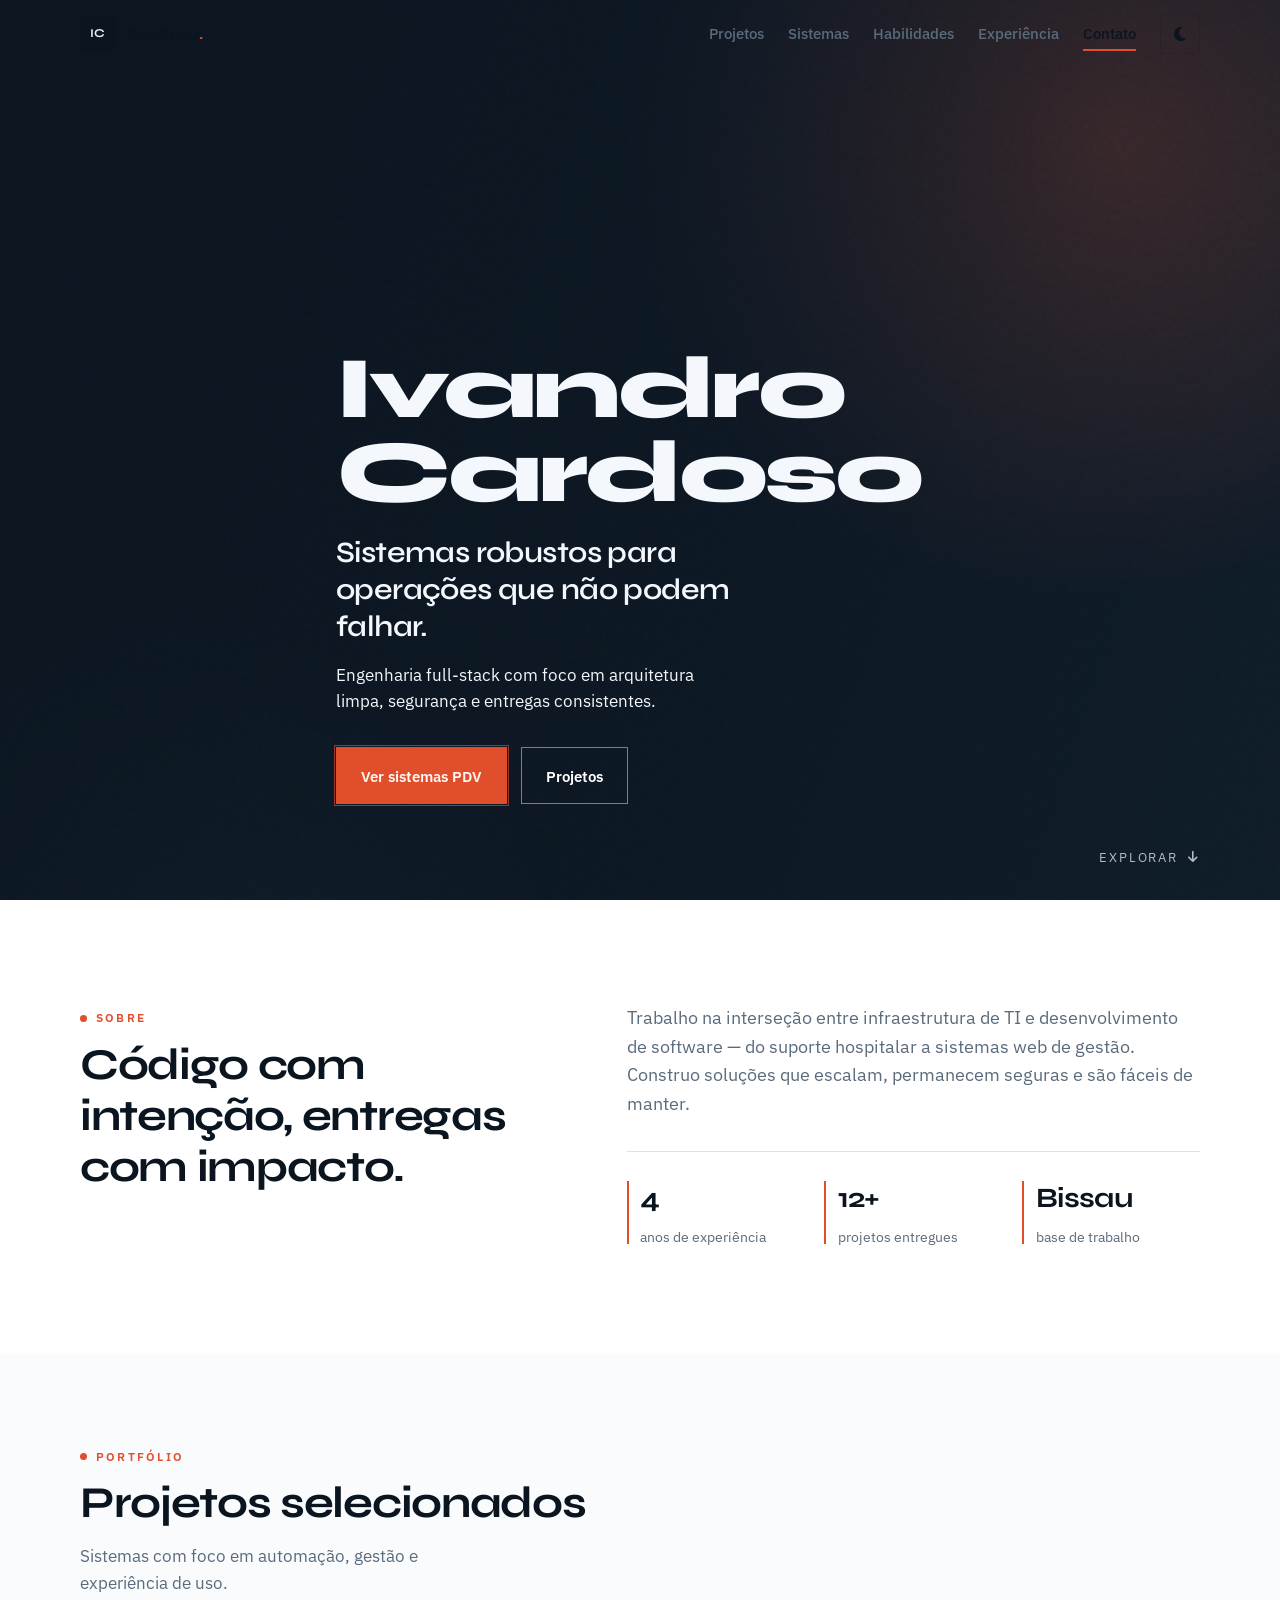
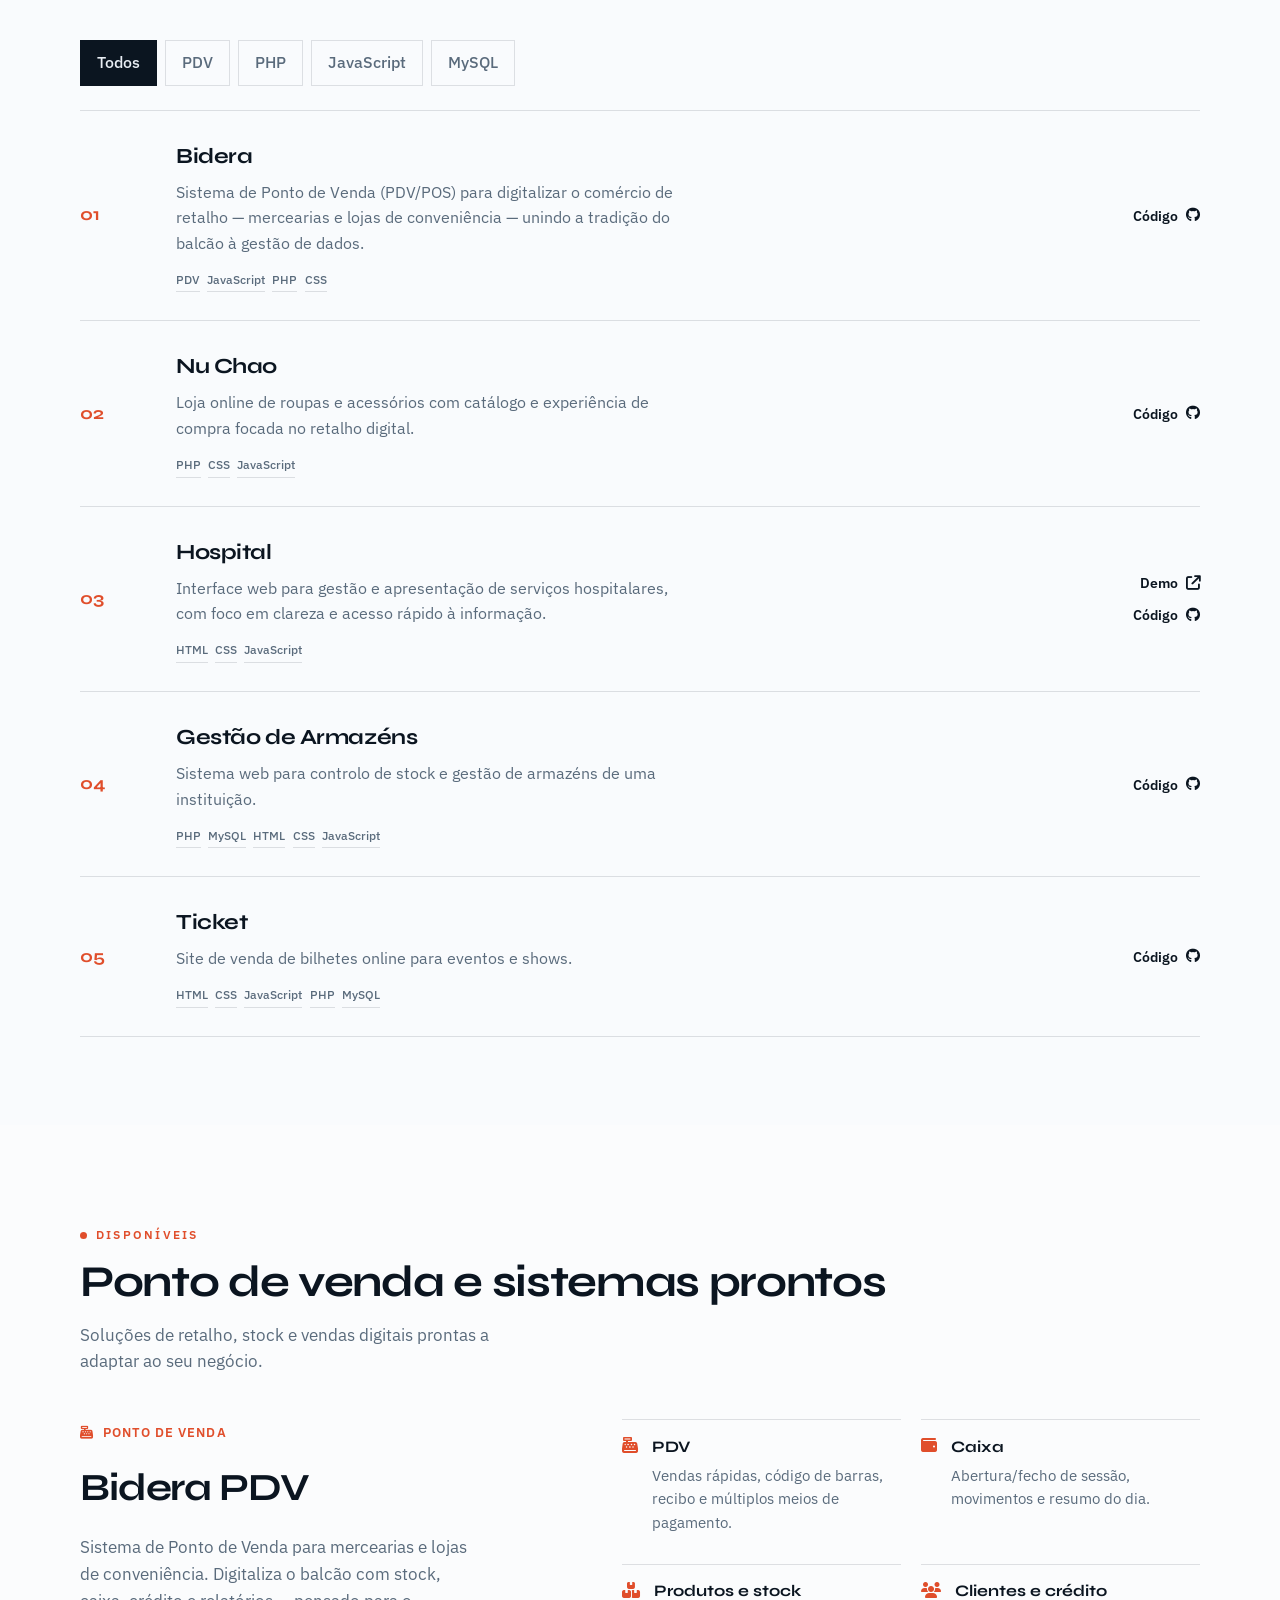
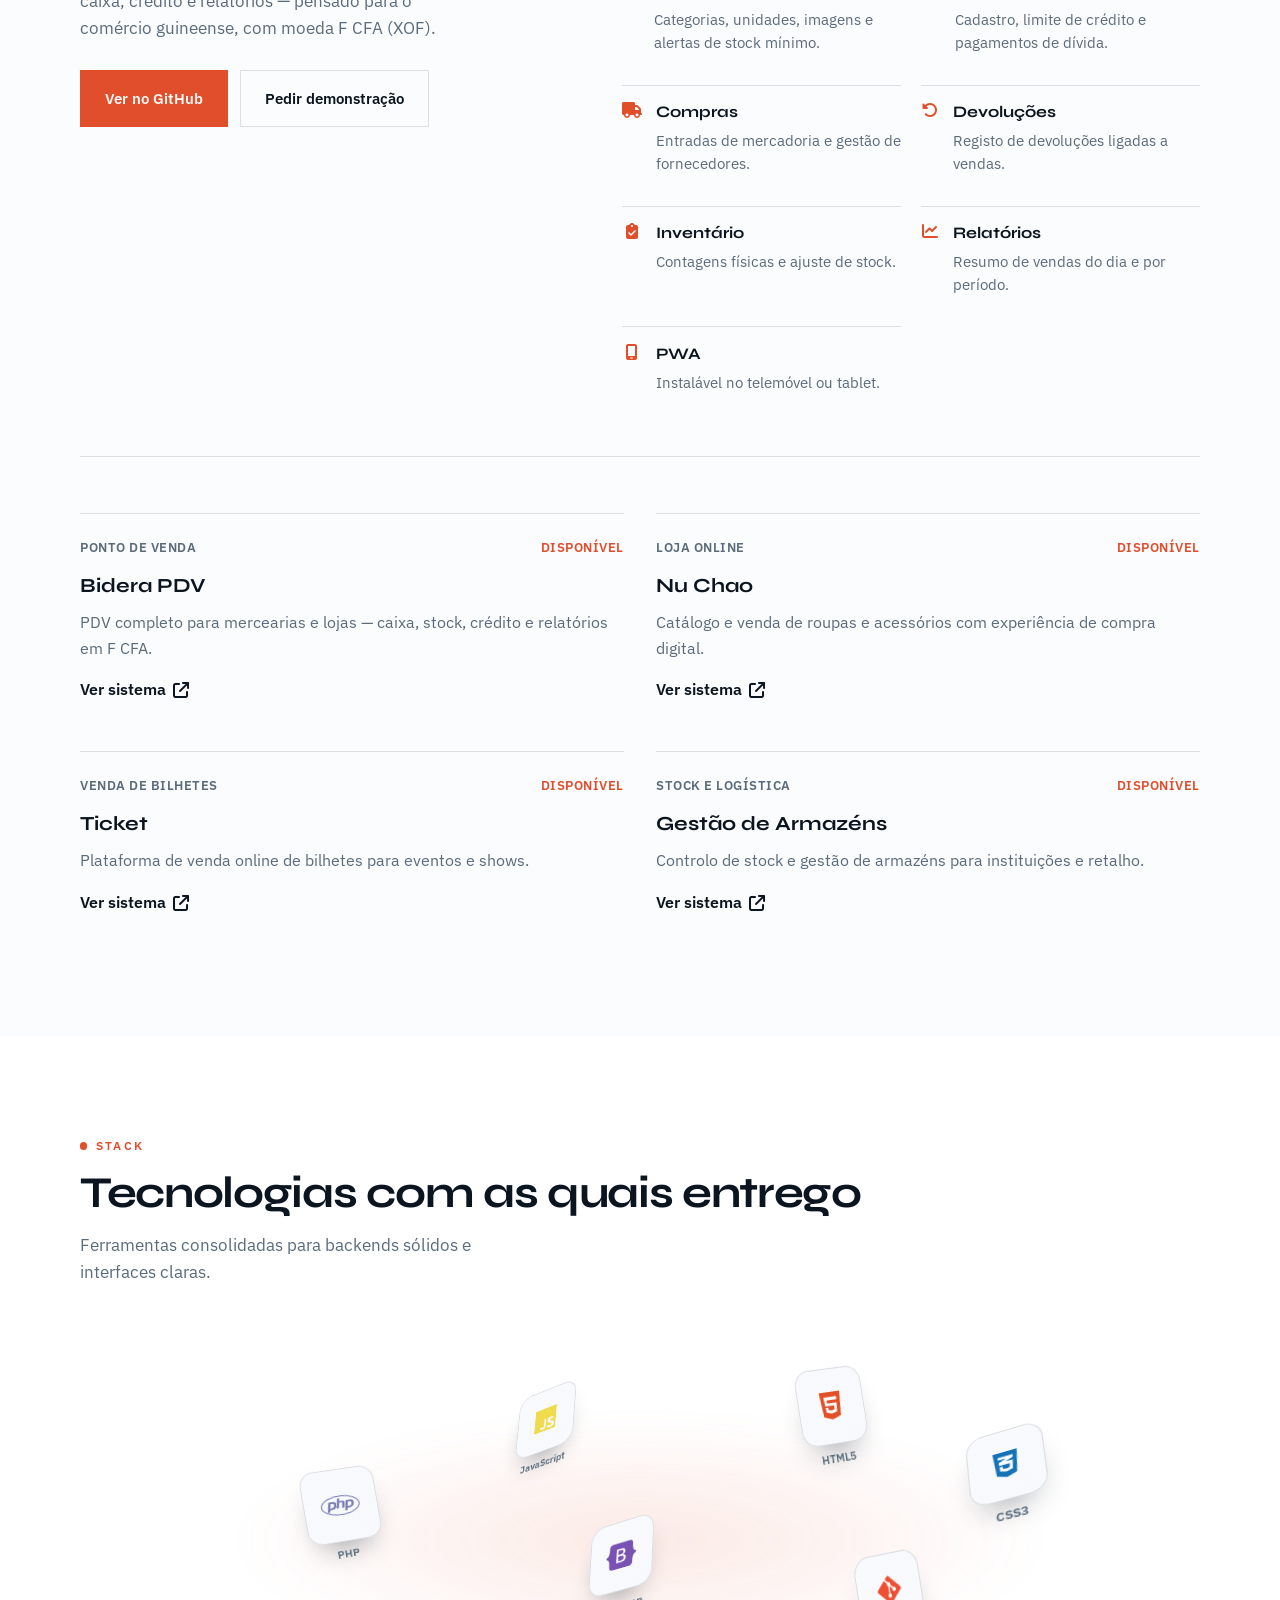
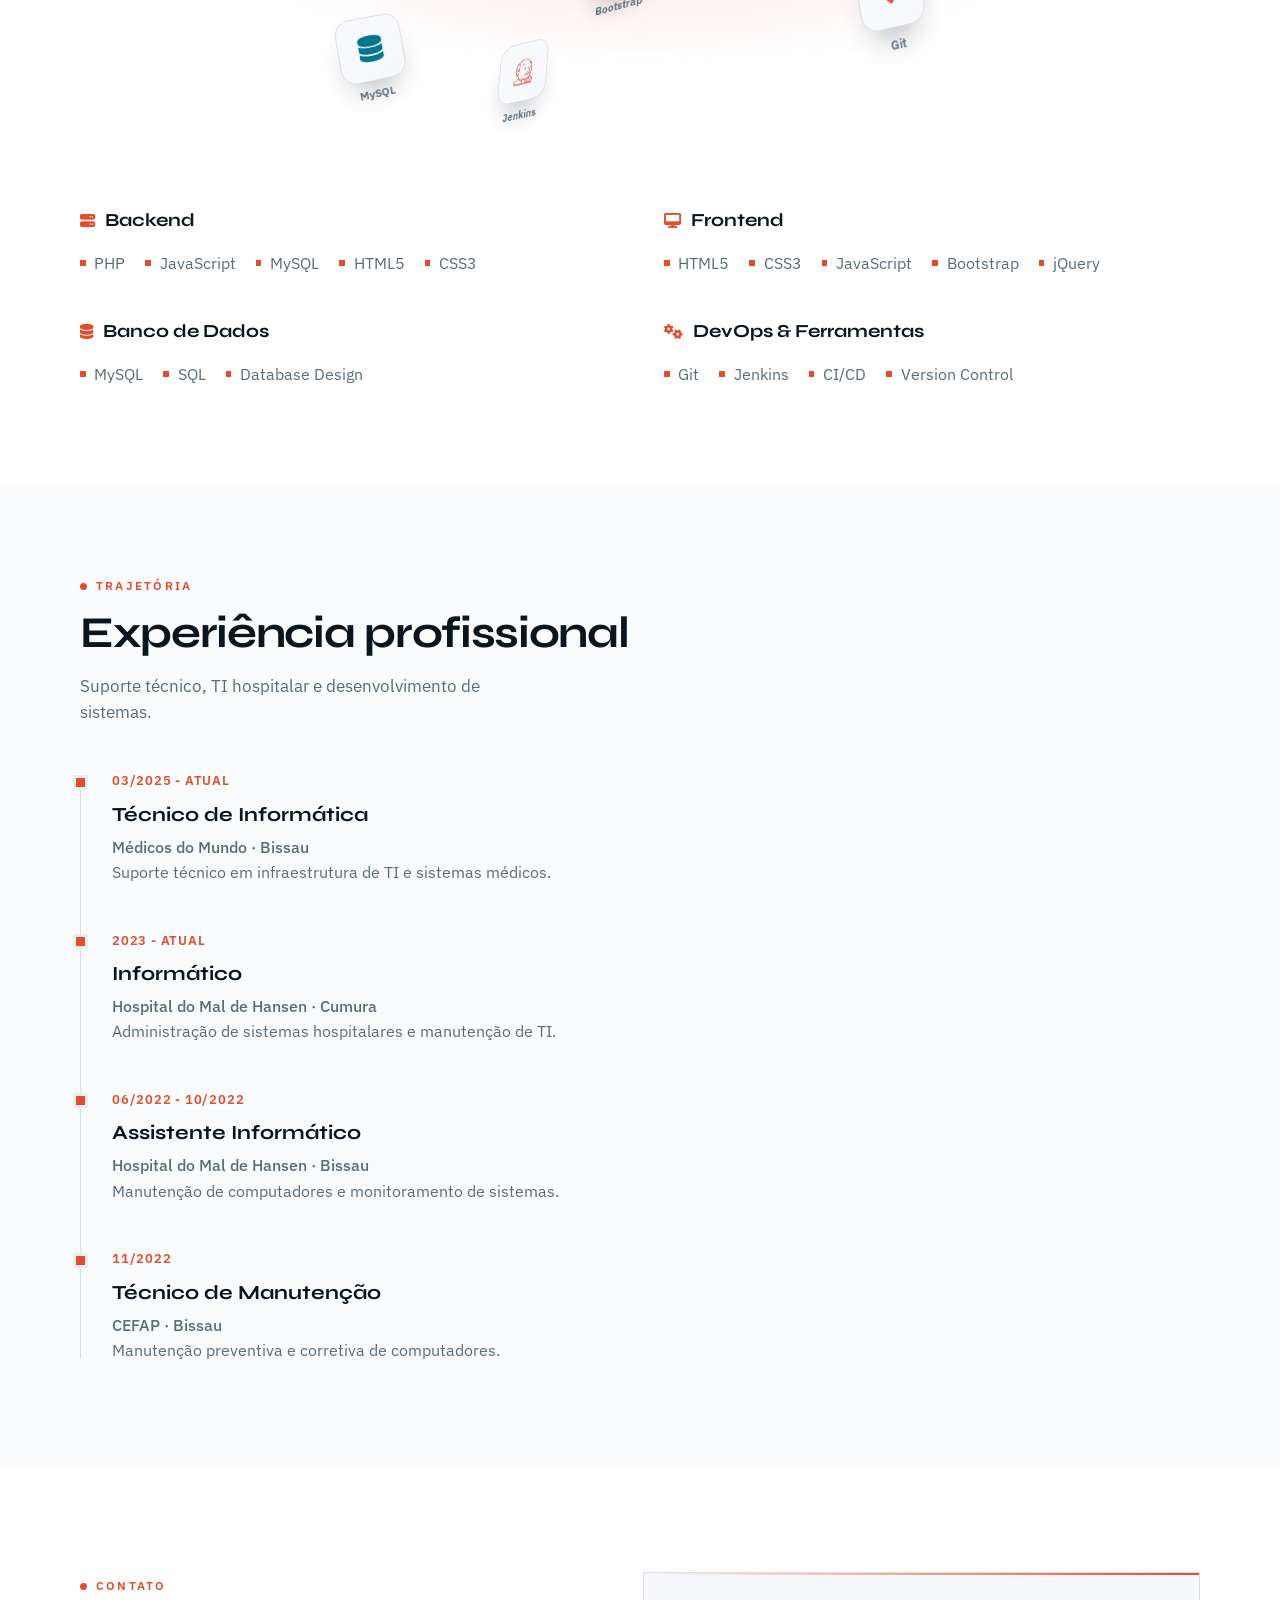
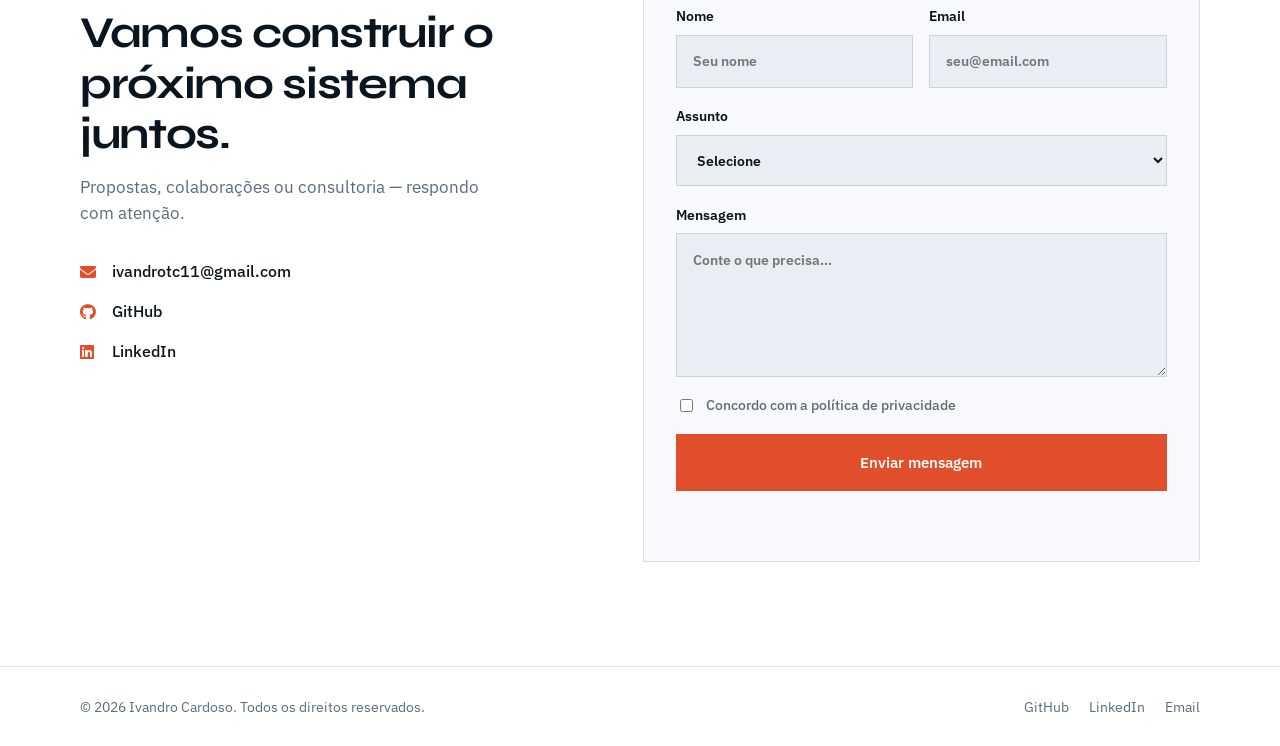
<file: index.html>
<!DOCTYPE html>
<html lang="pt-BR">
<head>
    <meta charset="UTF-8">
    <meta name="viewport" content="width=device-width, initial-scale=1.0">
    <meta name="description" content="Engenheiro de Software Full-stack especializado em desenvolvimento de sistemas escaláveis e arquitetura de dados">
    <meta name="keywords" content="engenheiro de software, full-stack, desenvolvimento web, PHP, JavaScript, arquitetura de dados">
    <meta name="author" content="Ivandro Cardoso">

    <meta property="og:type" content="website">
    <meta property="og:url" content="https://ivandro150198.github.io/cardoso_dev/">
    <meta property="og:title" content="Ivandro Cardoso - Engenheiro de Software Full-stack">
    <meta property="og:description" content="Desenvolvimento de sistemas escaláveis e arquitetura de dados">
    <meta property="og:image" content="https://ivandro150198.github.io/cardoso_dev/assets/images/og-image.jpg">

    <meta property="twitter:card" content="summary_large_image">
    <meta property="twitter:url" content="https://ivandro150198.github.io/cardoso_dev/">
    <meta property="twitter:title" content="Ivandro Cardoso - Engenheiro de Software Full-stack">
    <meta property="twitter:description" content="Desenvolvimento de sistemas escaláveis e arquitetura de dados">
    <meta property="twitter:image" content="https://ivandro150198.github.io/cardoso_dev/assets/images/og-image.jpg">

    <title>Ivandro Cardoso | Engenheiro de Software</title>
    <link rel="canonical" href="https://ivandro150198.github.io/cardoso_dev/">
    <meta name="robots" content="index, follow">
    <meta name="theme-color" content="#0b1520">
    <link rel="icon" type="image/x-icon" href="assets/images/favicon.ico">

    <link rel="preconnect" href="https://fonts.googleapis.com">
    <link rel="preconnect" href="https://fonts.gstatic.com" crossorigin>
    <link href="https://fonts.googleapis.com/css2?family=IBM+Plex+Sans:wght@400;500;600;700&family=Syne:wght@600;700;800&display=swap" rel="stylesheet">
    <link rel="stylesheet" href="https://cdnjs.cloudflare.com/ajax/libs/font-awesome/6.4.0/css/all.min.css" integrity="sha512-iecdLmaskl7CVkqkXNQ/ZH/XLlvWZOJyj7Yy7tcenmpD1ypASozpmT/E0iPtmFIB46ZmdtAc9eNBvH0H/ZpiBw==" crossorigin="anonymous" referrerpolicy="no-referrer" />
    <link rel="stylesheet" href="assets/css/style.css">

    <script type="application/ld+json">
    {
        "@context": "https://schema.org",
        "@type": "Person",
        "name": "Ivandro Cardoso",
        "jobTitle": "Engenheiro de Software Full-stack",
        "description": "Engenheiro de Software Full-stack especializado em desenvolvimento de sistemas escaláveis e arquitetura de dados",
        "url": "https://ivandro150198.github.io/cardoso_dev/",
        "sameAs": [
            "https://github.com/Ivandro150198",
            "https://linkedin.com/in/ivandro-cardoso"
        ]
    }
    </script>
</head>
<body>
    <div id="preloader" aria-hidden="true">
        <div class="preloader__mark">IC</div>
    </div>

    <div class="ambient" aria-hidden="true">
        <canvas id="ambient-canvas" class="ambient__canvas"></canvas>
        <div class="ambient__orb ambient__orb--a"></div>
        <div class="ambient__orb ambient__orb--b"></div>
        <div class="ambient__orb ambient__orb--c"></div>
    </div>

    <header class="site-header" id="site-header">
        <div class="shell site-header__inner">
            <a href="#home" class="logo" aria-label="Ivandro Cardoso — início">
                <span class="logo__mark">IC</span>
                <span class="logo__text">Cardoso<span>.</span></span>
            </a>
            <button class="nav-toggle" id="navToggle" type="button" aria-expanded="false" aria-controls="siteNav" aria-label="Abrir menu">
                <span></span><span></span>
            </button>
            <nav class="site-nav" id="siteNav" aria-label="Navegação principal">
                <a href="#work">Projetos</a>
                <a href="#sistemas">Sistemas</a>
                <a href="#skills">Habilidades</a>
                <a href="#experience">Experiência</a>
                <a href="#contact">Contato</a>
                <button class="theme-toggle" id="themeToggle" type="button" aria-label="Alternar tema">
                    <i class="fas fa-moon" id="themeIcon"></i>
                </button>
            </nav>
        </div>
    </header>

    <main>
        <section id="home" class="hero">
            <div class="hero__media" id="heroMedia" aria-hidden="true">
                <video
                    class="hero__video"
                    id="heroVideo"
                    autoplay
                    muted
                    loop
                    playsinline
                    preload="metadata"
                    poster="assets/images/hero.jpeg"
                >
                    <source src="assets/video/hero-bg.mp4" type="video/mp4">
                </video>
                <img
                    src="assets/images/hero.jpeg"
                    alt=""
                    class="hero__photo"
                    width="1600"
                    height="2000"
                    fetchpriority="high"
                >
                <div class="hero__veil"></div>
                <div class="hero__grain"></div>
            </div>
            <div class="shell hero__content">
                <p class="hero__brand reveal" data-reveal>Ivandro Cardoso</p>
                <h1 class="hero__headline reveal" data-reveal>
                    Sistemas robustos para operações que não podem falhar.
                </h1>
                <p class="hero__lead reveal" data-reveal>
                    Engenharia full-stack com foco em arquitetura limpa, segurança e entregas consistentes.
                </p>
                <div class="hero__actions reveal" data-reveal>
                    <a href="#sistemas" class="btn btn--solid btn--pulse">Ver sistemas PDV</a>
                    <a href="#work" class="btn btn--ghost">Projetos</a>
                </div>
            </div>
            <a href="#about" class="hero__scroll" aria-label="Continuar para sobre">
                <span>Explorar</span>
                <i class="fas fa-arrow-down"></i>
            </a>
        </section>

        <section id="about" class="about">
            <div class="shell about__grid">
                <div class="about__intro reveal" data-reveal>
                    <p class="eyebrow">Sobre</p>
                    <h2 class="section-title">Código com intenção, entregas com impacto.</h2>
                </div>
                <div class="about__copy reveal" data-reveal>
                    <p>
                        Trabalho na interseção entre infraestrutura de TI e desenvolvimento de software —
                        do suporte hospitalar a sistemas web de gestão. Construo soluções que escalam,
                        permanecem seguras e são fáceis de manter.
                    </p>
                    <div class="about__meta">
                        <div class="about__stat">
                            <strong data-count="4" data-suffix="">0</strong>
                            <span>anos de experiência</span>
                        </div>
                        <div class="about__stat">
                            <strong data-count="12" data-suffix="+">0</strong>
                            <span>projetos entregues</span>
                        </div>
                        <div class="about__stat">
                            <strong>Bissau</strong>
                            <span>base de trabalho</span>
                        </div>
                    </div>
                </div>
            </div>
        </section>

        <section id="work" class="work">
            <div class="shell">
                <header class="section-head reveal" data-reveal>
                    <p class="eyebrow">Portfólio</p>
                    <h2 class="section-title">Projetos selecionados</h2>
                    <p class="section-lead">Sistemas com foco em automação, gestão e experiência de uso.</p>
                </header>

                <div class="work__filters reveal" data-reveal id="project-filters">
                    <button type="button" class="filter-btn active" data-filter="all">Todos</button>
                    <button type="button" class="filter-btn" data-filter="pdv">PDV</button>
                    <button type="button" class="filter-btn" data-filter="php">PHP</button>
                    <button type="button" class="filter-btn" data-filter="javascript">JavaScript</button>
                    <button type="button" class="filter-btn" data-filter="mysql">MySQL</button>
                </div>

                <div class="work__list" id="projects-container"></div>
            </div>
        </section>

        <section id="sistemas" class="systems">
            <div class="shell">
                <header class="section-head reveal" data-reveal>
                    <p class="eyebrow">Disponíveis</p>
                    <h2 class="section-title">Ponto de venda e sistemas prontos</h2>
                    <p class="section-lead">Soluções de retalho, stock e vendas digitais prontas a adaptar ao seu negócio.</p>
                </header>

                <article class="pos-feature reveal" data-reveal>
                    <div class="pos-feature__intro">
                        <p class="pos-feature__tag"><i class="fas fa-cash-register"></i> Ponto de Venda</p>
                        <h3 class="pos-feature__title">Bidera PDV</h3>
                        <p class="pos-feature__text">
                            Sistema de Ponto de Venda para mercearias e lojas de conveniência.
                            Digitaliza o balcão com stock, caixa, crédito e relatórios —
                            pensado para o comércio guineense, com moeda F CFA (XOF).
                        </p>
                        <div class="pos-feature__actions">
                            <a href="https://github.com/Ivandro150198/Bidera" class="btn btn--solid" target="_blank" rel="noopener noreferrer">Ver no GitHub</a>
                            <a href="#contact" class="btn btn--outline">Pedir demonstração</a>
                        </div>
                    </div>
                    <ul class="pos-feature__modules" id="pos-modules"></ul>
                </article>

                <div class="systems__grid" id="systems-container"></div>
            </div>
        </section>

        <section id="skills" class="skills">
            <div class="shell">
                <header class="section-head reveal" data-reveal>
                    <p class="eyebrow">Stack</p>
                    <h2 class="section-title">Tecnologias com as quais entrego</h2>
                    <p class="section-lead">Ferramentas consolidadas para backends sólidos e interfaces claras.</p>
                </header>
                <div class="tech-stage reveal" data-reveal id="tech-stage" aria-label="Ícones das tecnologias">
                    <div class="tech-stage__glow" aria-hidden="true"></div>
                    <div class="tech-stage__scene" id="tech-scene"></div>
                </div>
                <div class="skills__grid" id="skills-container"></div>
            </div>
        </section>

        <section id="experience" class="experience">
            <div class="shell">
                <header class="section-head reveal" data-reveal>
                    <p class="eyebrow">Trajetória</p>
                    <h2 class="section-title">Experiência profissional</h2>
                    <p class="section-lead">Suporte técnico, TI hospitalar e desenvolvimento de sistemas.</p>
                </header>
                <ol class="timeline" id="experience-container"></ol>
            </div>
        </section>

        <section id="contact" class="contact">
            <div class="shell contact__layout">
                <div class="contact__intro reveal" data-reveal>
                    <p class="eyebrow">Contato</p>
                    <h2 class="section-title">Vamos construir o próximo sistema juntos.</h2>
                    <p class="section-lead">Propostas, colaborações ou consultoria — respondo com atenção.</p>
                    <ul class="contact__channels">
                        <li>
                            <a href="mailto:ivandrotc11@gmail.com">
                                <i class="fas fa-envelope"></i>
                                ivandrotc11@gmail.com
                            </a>
                        </li>
                        <li>
                            <a href="https://github.com/Ivandro150198" target="_blank" rel="noopener noreferrer">
                                <i class="fab fa-github"></i>
                                GitHub
                            </a>
                        </li>
                        <li>
                            <a href="https://linkedin.com/in/ivandro-cardoso" target="_blank" rel="noopener noreferrer">
                                <i class="fab fa-linkedin"></i>
                                LinkedIn
                            </a>
                        </li>
                    </ul>
                </div>

                <form id="contact-form" class="contact-form reveal" data-reveal novalidate>
                    <div class="form-row">
                        <label for="name">Nome
                            <input type="text" id="name" name="name" placeholder="Seu nome" required autocomplete="name">
                        </label>
                        <label for="email">Email
                            <input type="email" id="email" name="email" placeholder="seu@email.com" required autocomplete="email">
                        </label>
                    </div>
                    <label for="subject">Assunto
                        <select id="subject" name="subject" required>
                            <option value="">Selecione</option>
                            <option value="projeto">Proposta de Novo Projeto</option>
                            <option value="colaboracao">Oportunidade de Colaboração</option>
                            <option value="duvida">Consulta Técnica ou Suporte</option>
                            <option value="curriculo">Solicitação de Currículo</option>
                            <option value="feedback">Feedback ou Sugestão</option>
                            <option value="outro">Outro Assunto</option>
                        </select>
                    </label>
                    <label for="message">Mensagem
                        <textarea id="message" name="message" rows="5" placeholder="Conte o que precisa..." required autocomplete="off"></textarea>
                    </label>
                    <label class="check">
                        <input type="checkbox" id="privacy-check" name="privacy" required>
                        <span>Concordo com a política de privacidade</span>
                    </label>
                    <div class="honeypot" aria-hidden="true">
                        <label for="website">Website
                            <input type="text" id="website" name="website" tabindex="-1" autocomplete="off">
                        </label>
                    </div>
                    <button type="submit" class="btn btn--solid btn--block">Enviar mensagem</button>
                    <div id="form-message" class="form-message" role="status" aria-live="polite"></div>
                </form>
            </div>
        </section>
    </main>

    <footer class="site-footer">
        <div class="shell site-footer__inner">
            <p id="copyright">&copy; 2026 Ivandro Cardoso. Todos os direitos reservados.</p>
            <div class="site-footer__links">
                <a href="https://github.com/Ivandro150198" target="_blank" rel="noopener noreferrer">GitHub</a>
                <a href="https://linkedin.com/in/ivandro-cardoso" target="_blank" rel="noopener noreferrer">LinkedIn</a>
                <a href="mailto:ivandrotc11@gmail.com">Email</a>
            </div>
        </div>
    </footer>

    <button id="backToTop" class="back-to-top" type="button" aria-label="Voltar ao topo">
        <i class="fas fa-arrow-up"></i>
    </button>

    <script src="assets/js/main.js"></script>
</body>
</html>
</file>
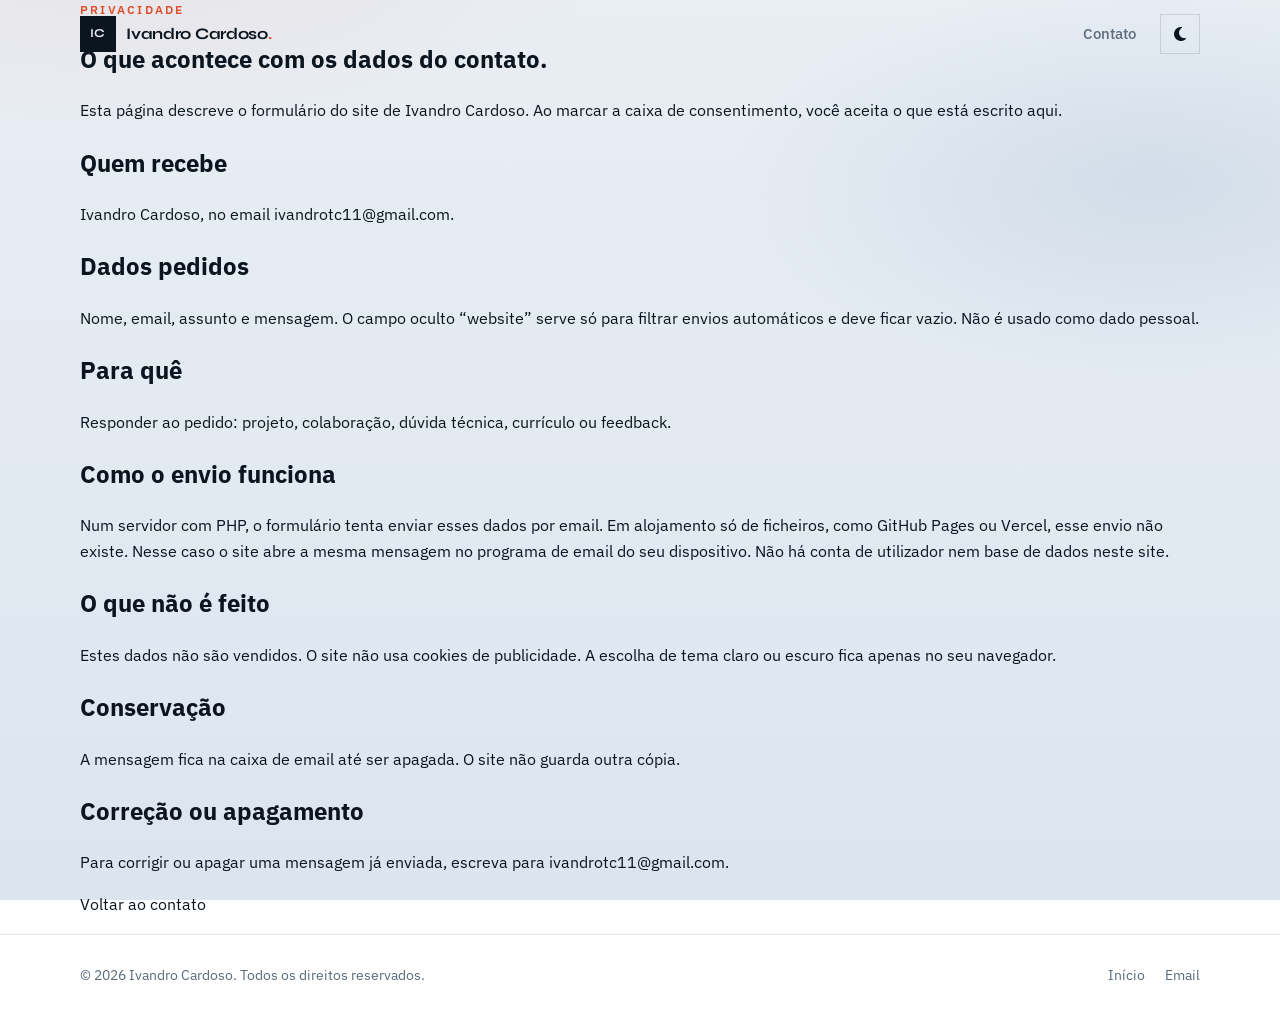
<file: privacidade.html>
<!DOCTYPE html>
<html lang="pt-BR">
<head>
    <meta charset="UTF-8">
    <meta name="viewport" content="width=device-width, initial-scale=1.0">
    <meta name="description" content="Política de privacidade do formulário de contato de Ivandro Cardoso.">
    <meta name="robots" content="index, follow">
    <title>Política de privacidade | Ivandro Cardoso</title>
    <link rel="canonical" href="https://ivandro150198.github.io/cardoso_dev/privacidade.html">
    <link rel="icon" href="assets/images/favicon.svg" type="image/svg+xml">
    <link rel="icon" href="assets/images/favicon.png" type="image/png">
    <link rel="stylesheet" href="https://cdnjs.cloudflare.com/ajax/libs/font-awesome/6.4.0/css/all.min.css" integrity="sha512-iecdLmaskl7CVkqkXNQ/ZH/XLlvWZOJyj7Yy7tcenmpD1ypASozpmT/E0iPtmFIB46ZmdtAc9eNBvH0H/ZpiBw==" crossorigin="anonymous" referrerpolicy="no-referrer" />
    <link rel="preconnect" href="https://fonts.googleapis.com">
    <link rel="preconnect" href="https://fonts.gstatic.com" crossorigin>
    <link href="https://fonts.googleapis.com/css2?family=IBM+Plex+Sans:wght@400;500;600;700&family=Syne:wght@600;700;800&display=swap" rel="stylesheet">
    <link rel="stylesheet" href="assets/css/style.css">
</head>
<body>
    <header class="site-header" id="site-header">
        <div class="shell site-header__inner">
            <a href="index.html#home" class="logo" aria-label="Ivandro Cardoso — início">
                <span class="logo__mark">IC</span>
                <span class="logo__text">Ivandro Cardoso<span>.</span></span>
            </a>
            <button class="nav-toggle" id="navToggle" type="button" aria-expanded="false" aria-controls="siteNav" aria-label="Abrir menu">
                <span></span><span></span>
            </button>
            <nav class="site-nav" id="siteNav" aria-label="Navegação principal">
                <a href="index.html#contact">Contato</a>
                <button class="theme-toggle" id="themeToggle" type="button" aria-label="Alternar tema">
                    <i class="fas fa-moon" id="themeIcon"></i>
                </button>
            </nav>
        </div>
    </header>

    <main class="policy">
        <article class="shell policy__body">
            <p class="eyebrow">Privacidade</p>
            <h1>O que acontece com os dados do contato.</h1>
            <p>Esta página descreve o formulário do site de Ivandro Cardoso. Ao marcar a caixa de consentimento, você aceita o que está escrito aqui.</p>

            <h2>Quem recebe</h2>
            <p>Ivandro Cardoso, no email <a href="mailto:ivandrotc11@gmail.com">ivandrotc11@gmail.com</a>.</p>

            <h2>Dados pedidos</h2>
            <p>Nome, email, assunto e mensagem. O campo oculto “website” serve só para filtrar envios automáticos e deve ficar vazio. Não é usado como dado pessoal.</p>

            <h2>Para quê</h2>
            <p>Responder ao pedido: projeto, colaboração, dúvida técnica, currículo ou feedback.</p>

            <h2>Como o envio funciona</h2>
            <p>Num servidor com PHP, o formulário tenta enviar esses dados por email. Em alojamento só de ficheiros, como GitHub Pages ou Vercel, esse envio não existe. Nesse caso o site abre a mesma mensagem no programa de email do seu dispositivo. Não há conta de utilizador nem base de dados neste site.</p>

            <h2>O que não é feito</h2>
            <p>Estes dados não são vendidos. O site não usa cookies de publicidade. A escolha de tema claro ou escuro fica apenas no seu navegador.</p>

            <h2>Conservação</h2>
            <p>A mensagem fica na caixa de email até ser apagada. O site não guarda outra cópia.</p>

            <h2>Correção ou apagamento</h2>
            <p>Para corrigir ou apagar uma mensagem já enviada, escreva para <a href="mailto:ivandrotc11@gmail.com">ivandrotc11@gmail.com</a>.</p>

            <p><a href="index.html#contact">Voltar ao contato</a></p>
        </article>
    </main>

    <footer class="site-footer">
        <div class="shell site-footer__inner">
            <p>&copy; 2026 Ivandro Cardoso. Todos os direitos reservados.</p>
            <div class="site-footer__links">
                <a href="index.html#home">Início</a>
                <a href="mailto:ivandrotc11@gmail.com">Email</a>
            </div>
        </div>
    </footer>

    <script src="assets/js/main.js"></script>
</body>
</html>
</file>
<file: assets/css/style.css>
/* Ivandro Cardoso — Portfolio v2
   Direction: coastal technical editorial (cool mist + ink + ember accent) */

:root {
    --bg: #e9eef4;
    --bg-deep: #dce5ef;
    --surface: #f7f9fc;
    --ink: #0b1520;
    --muted: #5a6b7c;
    --line: rgba(11, 21, 32, 0.12);
    --accent: #e04e2b;
    --accent-soft: rgba(224, 78, 43, 0.12);
    --accent-ink: #fff8f5;
    --hero-veil: linear-gradient(
        105deg,
        rgba(11, 21, 32, 0.92) 0%,
        rgba(11, 21, 32, 0.72) 42%,
        rgba(11, 21, 32, 0.35) 100%
    );
    --font-display: "Syne", sans-serif;
    --font-body: "IBM Plex Sans", sans-serif;
    --shell: min(1120px, calc(100% - 2.5rem));
    --radius: 2px;
    --ease: cubic-bezier(0.22, 1, 0.36, 1);
    --header-h: 4.25rem;
}

[data-theme="dark"] {
    --bg: #0b1520;
    --bg-deep: #071018;
    --surface: #12202e;
    --ink: #eef3f8;
    --muted: #9aabbc;
    --line: rgba(238, 243, 248, 0.12);
    --accent: #ff6b45;
    --accent-soft: rgba(255, 107, 69, 0.16);
    --accent-ink: #0b1520;
    --hero-veil: linear-gradient(
        105deg,
        rgba(7, 16, 24, 0.94) 0%,
        rgba(7, 16, 24, 0.78) 45%,
        rgba(7, 16, 24, 0.45) 100%
    );
}

*,
*::before,
*::after {
    box-sizing: border-box;
}

html {
    scroll-behavior: smooth;
}

body {
    margin: 0;
    font-family: var(--font-body);
    color: var(--ink);
    background:
        radial-gradient(ellipse 80% 50% at 10% -10%, rgba(224, 78, 43, 0.08), transparent 50%),
        radial-gradient(ellipse 60% 40% at 90% 20%, rgba(60, 110, 160, 0.12), transparent 55%),
        linear-gradient(180deg, var(--bg) 0%, var(--bg-deep) 100%);
    background-attachment: fixed;
    min-height: 100vh;
    line-height: 1.6;
    -webkit-font-smoothing: antialiased;
}

img {
    max-width: 100%;
    display: block;
}

a {
    color: inherit;
    text-decoration: none;
}

button,
input,
textarea,
select {
    font: inherit;
    color: inherit;
}

ul,
ol {
    margin: 0;
    padding: 0;
    list-style: none;
}

.shell {
    width: var(--shell);
    margin-inline: auto;
}

/* —— Preloader —— */
#preloader {
    position: fixed;
    inset: 0;
    z-index: 9999;
    display: grid;
    place-items: center;
    background: var(--bg);
    transition: opacity 0.5s var(--ease), visibility 0.5s var(--ease);
}

.preloader__mark {
    font-family: var(--font-display);
    font-weight: 800;
    font-size: 1.75rem;
    letter-spacing: 0.08em;
    color: var(--accent);
    animation: pulse-mark 1s ease-in-out infinite;
}

#preloader.is-hidden {
    opacity: 0;
    visibility: hidden;
}

@keyframes pulse-mark {
    0%, 100% { opacity: 0.35; transform: scale(0.96); }
    50% { opacity: 1; transform: scale(1); }
}

/* —— Header —— */
.site-header {
    position: fixed;
    inset: 0 0 auto;
    z-index: 100;
    height: var(--header-h);
    transition: background 0.35s var(--ease), border-color 0.35s var(--ease), backdrop-filter 0.35s;
    border-bottom: 1px solid transparent;
}

.site-header.is-scrolled {
    background: color-mix(in srgb, var(--bg) 88%, transparent);
    backdrop-filter: blur(14px);
    border-bottom-color: var(--line);
}

.site-header__inner {
    height: 100%;
    display: flex;
    align-items: center;
    justify-content: space-between;
    gap: 1rem;
}

.logo {
    display: inline-flex;
    align-items: center;
    gap: 0.65rem;
    font-family: var(--font-display);
    font-weight: 700;
    letter-spacing: -0.02em;
}

.logo__mark {
    width: 2.25rem;
    height: 2.25rem;
    display: grid;
    place-items: center;
    background: var(--ink);
    color: var(--bg);
    font-size: 0.75rem;
    letter-spacing: 0.06em;
}

.logo__text span {
    color: var(--accent);
}

.site-nav {
    display: flex;
    align-items: center;
    gap: 1.5rem;
}

.site-nav a {
    font-size: 0.92rem;
    font-weight: 500;
    color: var(--muted);
    position: relative;
    transition: color 0.2s ease;
}

.site-nav a::after {
    content: "";
    position: absolute;
    left: 0;
    bottom: -0.35rem;
    width: 100%;
    height: 2px;
    background: var(--accent);
    transform: scaleX(0);
    transform-origin: left;
    transition: transform 0.3s var(--ease);
}

.site-nav a:hover,
.site-nav a.is-active {
    color: var(--ink);
}

.site-nav a:hover::after,
.site-nav a.is-active::after {
    transform: scaleX(1);
}

.theme-toggle,
.nav-toggle {
    background: transparent;
    border: 1px solid var(--line);
    width: 2.5rem;
    height: 2.5rem;
    display: grid;
    place-items: center;
    cursor: pointer;
    color: var(--ink);
    transition: border-color 0.2s, color 0.2s, background 0.2s;
}

.theme-toggle:hover {
    border-color: var(--accent);
    color: var(--accent);
}

.nav-toggle {
    display: none;
    flex-direction: column;
    gap: 6px;
    padding: 0.55rem;
}

.nav-toggle span {
    display: block;
    width: 100%;
    height: 2px;
    background: currentColor;
    transition: transform 0.3s var(--ease), opacity 0.2s;
}

.nav-toggle[aria-expanded="true"] span:first-child {
    transform: translateY(4px) rotate(45deg);
}

.nav-toggle[aria-expanded="true"] span:last-child {
    transform: translateY(-4px) rotate(-45deg);
}

/* —— Hero —— */
.hero {
    position: relative;
    min-height: 100vh;
    min-height: 100dvh;
    display: flex;
    align-items: flex-end;
    padding: calc(var(--header-h) + 2rem) 0 5rem;
    overflow: hidden;
    color: #f4f7fb;
}

.hero__media {
    position: absolute;
    inset: 0;
    z-index: 0;
}

.hero__photo {
    width: 100%;
    height: 100%;
    object-fit: cover;
    object-position: center 18%;
    transform: scale(1.06);
    animation: hero-drift 18s var(--ease) infinite alternate;
}

@keyframes hero-drift {
    from { transform: scale(1.06) translate3d(0, 0, 0); }
    to { transform: scale(1.12) translate3d(-1.5%, -1%, 0); }
}

.hero__veil {
    position: absolute;
    inset: 0;
    background: var(--hero-veil);
}

.hero__content {
    position: relative;
    z-index: 1;
    max-width: 38rem;
    padding-bottom: 1rem;
}

.hero__brand {
    margin: 0 0 1.25rem;
    font-family: var(--font-display);
    font-weight: 800;
    font-size: clamp(2.8rem, 8vw, 5.5rem);
    line-height: 0.95;
    letter-spacing: -0.04em;
    color: #fff;
}

.hero__headline {
    margin: 0 0 1rem;
    font-family: var(--font-display);
    font-weight: 600;
    font-size: clamp(1.35rem, 2.8vw, 1.85rem);
    line-height: 1.25;
    letter-spacing: -0.02em;
    color: rgba(255, 255, 255, 0.92);
    max-width: 22ch;
}

.hero__lead {
    margin: 0 0 2rem;
    font-size: 1.05rem;
    color: rgba(255, 255, 255, 0.72);
    max-width: 36ch;
}

.hero__actions {
    display: flex;
    flex-wrap: wrap;
    gap: 0.85rem;
}

.hero__scroll {
    position: absolute;
    right: max(1.25rem, calc((100% - var(--shell)) / 2));
    bottom: 2rem;
    z-index: 1;
    display: inline-flex;
    align-items: center;
    gap: 0.65rem;
    font-size: 0.8rem;
    letter-spacing: 0.14em;
    text-transform: uppercase;
    color: rgba(255, 255, 255, 0.7);
    animation: bob 2.4s ease-in-out infinite;
}

@keyframes bob {
    0%, 100% { transform: translateY(0); }
    50% { transform: translateY(6px); }
}

/* —— Buttons —— */
.btn {
    display: inline-flex;
    align-items: center;
    justify-content: center;
    gap: 0.5rem;
    padding: 0.95rem 1.5rem;
    font-weight: 600;
    font-size: 0.95rem;
    border: 1px solid transparent;
    cursor: pointer;
    transition: background 0.25s var(--ease), color 0.25s, border-color 0.25s, transform 0.25s;
}

.btn--solid {
    background: var(--accent);
    color: var(--accent-ink);
    border-color: var(--accent);
}

.btn--solid:hover {
    filter: brightness(1.06);
    transform: translateY(-2px);
}

.btn--ghost {
    background: transparent;
    color: #fff;
    border-color: rgba(255, 255, 255, 0.45);
}

.btn--ghost:hover {
    background: rgba(255, 255, 255, 0.1);
    border-color: #fff;
}

.btn--outline {
    background: transparent;
    color: var(--ink);
    border: 1px solid var(--line);
}

.btn--outline:hover {
    border-color: var(--accent);
    color: var(--accent);
}

.btn--block {
    width: 100%;
}

.btn:disabled {
    opacity: 0.65;
    cursor: not-allowed;
    transform: none;
}

/* —— Sections —— */
.eyebrow {
    margin: 0 0 0.75rem;
    font-size: 0.78rem;
    font-weight: 600;
    letter-spacing: 0.18em;
    text-transform: uppercase;
    color: var(--accent);
}

.section-title {
    margin: 0;
    font-family: var(--font-display);
    font-weight: 700;
    font-size: clamp(1.85rem, 3.5vw, 2.75rem);
    line-height: 1.15;
    letter-spacing: -0.03em;
}

.section-lead {
    margin: 0.85rem 0 0;
    color: var(--muted);
    max-width: 42ch;
    font-size: 1.05rem;
}

.section-head {
    margin-bottom: 2.75rem;
}

/* —— About —— */
.about {
    padding: 6.5rem 0;
}

.about__grid {
    display: grid;
    grid-template-columns: 1fr 1.15fr;
    gap: 3rem;
    align-items: start;
}

.about__copy p {
    margin: 0 0 2rem;
    font-size: 1.12rem;
    color: var(--muted);
}

.about__meta {
    display: grid;
    grid-template-columns: repeat(3, 1fr);
    gap: 1.25rem;
    padding-top: 1.5rem;
    border-top: 1px solid var(--line);
}

.about__meta strong {
    display: block;
    font-family: var(--font-display);
    font-size: 1.75rem;
    letter-spacing: -0.03em;
    margin-bottom: 0.25rem;
}

.about__meta span {
    font-size: 0.88rem;
    color: var(--muted);
}

/* —— Work —— */
.work {
    padding: 5.5rem 0;
    background: color-mix(in srgb, var(--surface) 70%, transparent);
}

.work__filters {
    display: flex;
    flex-wrap: wrap;
    gap: 0.5rem;
    margin-bottom: 1.5rem;
}

.filter-btn {
    background: transparent;
    border: 1px solid var(--line);
    color: var(--muted);
    padding: 0.55rem 1rem;
    cursor: pointer;
    font-weight: 500;
    transition: background 0.2s, color 0.2s, border-color 0.2s;
}

.filter-btn:hover,
.filter-btn.active {
    background: var(--ink);
    border-color: var(--ink);
    color: var(--bg);
}

.work__list {
    display: flex;
    flex-direction: column;
}

.project-row {
    display: grid;
    grid-template-columns: 4.5rem 1fr auto;
    gap: 1.5rem;
    align-items: center;
    padding: 1.75rem 0;
    border-top: 1px solid var(--line);
    transition: opacity 0.35s var(--ease), transform 0.35s var(--ease);
}

.project-row:last-child {
    border-bottom: 1px solid var(--line);
}

.project-row.is-hidden {
    display: none;
}

.project-row__index {
    font-family: var(--font-display);
    font-weight: 700;
    font-size: 1.1rem;
    color: var(--accent);
}

.project-row__body h3 {
    margin: 0 0 0.4rem;
    font-family: var(--font-display);
    font-size: 1.35rem;
    font-weight: 700;
    letter-spacing: -0.02em;
}

.project-row__body p {
    margin: 0 0 0.85rem;
    color: var(--muted);
    max-width: 52ch;
}

.project-row__tech {
    display: flex;
    flex-wrap: wrap;
    gap: 0.45rem;
}

.project-row__tech span {
    font-size: 0.78rem;
    font-weight: 500;
    color: var(--muted);
    border-bottom: 1px solid var(--line);
    padding-bottom: 0.1rem;
}

.project-row__actions {
    display: flex;
    flex-direction: column;
    align-items: flex-end;
    gap: 0.55rem;
}

.project-row__link {
    display: inline-flex;
    align-items: center;
    gap: 0.5rem;
    font-weight: 600;
    font-size: 0.9rem;
    color: var(--ink);
    white-space: nowrap;
    transition: color 0.2s, gap 0.25s var(--ease);
}

.project-row__link:hover {
    color: var(--accent);
    gap: 0.75rem;
}

.project-row__link.is-private {
    color: var(--muted);
    pointer-events: none;
}

.project-row:hover .project-row__body h3 {
    color: var(--accent);
}

/* —— Systems / POS —— */
.systems {
    padding: 6rem 0;
    background: color-mix(in srgb, var(--surface) 55%, transparent);
}

.pos-feature {
    display: grid;
    grid-template-columns: 1fr 1.15fr;
    gap: 2.5rem;
    align-items: start;
    margin-bottom: 3.5rem;
    padding-bottom: 3rem;
    border-bottom: 1px solid var(--line);
}

.pos-feature__tag {
    display: inline-flex;
    align-items: center;
    gap: 0.55rem;
    margin: 0 0 0.85rem;
    color: var(--accent);
    font-size: 0.82rem;
    font-weight: 600;
    letter-spacing: 0.08em;
    text-transform: uppercase;
}

.pos-feature__title {
    margin: 0 0 1rem;
    font-family: var(--font-display);
    font-size: clamp(1.8rem, 3vw, 2.4rem);
    letter-spacing: -0.03em;
}

.pos-feature__text {
    margin: 0 0 1.75rem;
    color: var(--muted);
    font-size: 1.05rem;
    max-width: 40ch;
}

.pos-feature__actions {
    display: flex;
    flex-wrap: wrap;
    gap: 0.75rem;
}

.pos-feature__modules {
    display: grid;
    grid-template-columns: repeat(2, minmax(0, 1fr));
    gap: 1rem 1.25rem;
}

.pos-module {
    display: flex;
    gap: 0.85rem;
    align-items: flex-start;
    padding: 0.85rem 0;
    border-top: 1px solid var(--line);
}

.pos-module i {
    margin-top: 0.2rem;
    color: var(--accent);
    width: 1.25rem;
    text-align: center;
}

.pos-module strong {
    display: block;
    font-family: var(--font-display);
    font-size: 1rem;
    margin-bottom: 0.25rem;
}

.pos-module p {
    margin: 0;
    color: var(--muted);
    font-size: 0.92rem;
}

.systems__grid {
    display: grid;
    grid-template-columns: repeat(2, minmax(0, 1fr));
    gap: 1.5rem 2rem;
}

.system-item {
    padding: 1.5rem 0;
    border-top: 1px solid var(--line);
}

.system-item__meta {
    display: flex;
    justify-content: space-between;
    gap: 1rem;
    margin-bottom: 0.75rem;
    font-size: 0.8rem;
    font-weight: 600;
    letter-spacing: 0.04em;
    text-transform: uppercase;
}

.system-item__type {
    color: var(--muted);
}

.system-item__status {
    color: var(--accent);
}

.system-item h3 {
    margin: 0 0 0.5rem;
    font-family: var(--font-display);
    font-size: 1.25rem;
}

.system-item p {
    margin: 0 0 1rem;
    color: var(--muted);
}

.system-item__link {
    display: inline-flex;
    align-items: center;
    gap: 0.45rem;
    font-weight: 600;
    color: var(--ink);
    transition: color 0.2s, gap 0.25s var(--ease);
}

.system-item__link:hover {
    color: var(--accent);
    gap: 0.7rem;
}

@media (max-width: 900px) {
    .pos-feature,
    .systems__grid,
    .pos-feature__modules {
        grid-template-columns: 1fr;
    }
}

/* —— Skills —— */
.skills {
    padding: 6rem 0;
}

.skills__grid {
    display: grid;
    grid-template-columns: repeat(2, 1fr);
    gap: 2.5rem 3rem;
}

.skills__category h3 {
    margin: 0 0 1rem;
    font-family: var(--font-display);
    font-size: 1.15rem;
    font-weight: 700;
    display: flex;
    align-items: center;
    gap: 0.65rem;
}

.skills__category h3 i {
    color: var(--accent);
    font-size: 0.95rem;
}

.skills__list {
    display: flex;
    flex-wrap: wrap;
    gap: 0.55rem 1.25rem;
}

.skills__list li {
    font-size: 1rem;
    color: var(--muted);
    position: relative;
    padding-left: 0.9rem;
}

.skills__list li::before {
    content: "";
    position: absolute;
    left: 0;
    top: 0.55em;
    width: 0.35rem;
    height: 0.35rem;
    background: var(--accent);
}

/* —— Experience —— */
.experience {
    padding: 5.5rem 0 6.5rem;
    background: color-mix(in srgb, var(--surface) 70%, transparent);
}

.timeline {
    position: relative;
    max-width: 720px;
}

.timeline::before {
    content: "";
    position: absolute;
    left: 0;
    top: 0.35rem;
    bottom: 0.35rem;
    width: 1px;
    background: var(--line);
}

.timeline-item {
    position: relative;
    padding: 0 0 2.75rem 2rem;
}

.timeline-item:last-child {
    padding-bottom: 0;
}

.timeline-item::before {
    content: "";
    position: absolute;
    left: -4px;
    top: 0.45rem;
    width: 9px;
    height: 9px;
    background: var(--accent);
    outline: 3px solid var(--bg);
}

.timeline-date {
    display: block;
    font-size: 0.82rem;
    font-weight: 600;
    letter-spacing: 0.06em;
    text-transform: uppercase;
    color: var(--accent);
    margin-bottom: 0.45rem;
}

.timeline-title {
    margin: 0 0 0.25rem;
    font-family: var(--font-display);
    font-size: 1.25rem;
    font-weight: 700;
}

.timeline-company {
    margin: 0 0 0.65rem;
    color: var(--muted);
    font-weight: 500;
}

.timeline-item p {
    margin: 0;
    color: var(--muted);
}

/* —— Contact —— */
.contact {
    padding: 6.5rem 0;
}

.contact__layout {
    display: grid;
    grid-template-columns: 1fr 1.1fr;
    gap: 3.5rem;
    align-items: start;
}

.contact__channels {
    margin-top: 2rem;
    display: flex;
    flex-direction: column;
    gap: 0.85rem;
}

.contact__channels a {
    display: inline-flex;
    align-items: center;
    gap: 0.75rem;
    font-weight: 500;
    color: var(--ink);
    transition: color 0.2s;
}

.contact__channels a i {
    width: 1.25rem;
    color: var(--accent);
}

.contact__channels a:hover {
    color: var(--accent);
}

.contact-form {
    display: flex;
    flex-direction: column;
    gap: 1.1rem;
    padding: 2rem;
    background: var(--surface);
    border: 1px solid var(--line);
}

.form-row {
    display: grid;
    grid-template-columns: 1fr 1fr;
    gap: 1rem;
}

.contact-form label {
    display: flex;
    flex-direction: column;
    gap: 0.45rem;
    font-size: 0.88rem;
    font-weight: 600;
}

.contact-form input,
.contact-form select,
.contact-form textarea {
    width: 100%;
    padding: 0.9rem 1rem;
    background: var(--bg);
    border: 1px solid var(--line);
    outline: none;
    transition: border-color 0.2s, box-shadow 0.2s;
}

.contact-form input:focus,
.contact-form select:focus,
.contact-form textarea:focus {
    border-color: var(--accent);
    box-shadow: 0 0 0 3px var(--accent-soft);
}

.check {
    flex-direction: row !important;
    align-items: center;
    gap: 0.65rem !important;
    font-weight: 500 !important;
    color: var(--muted);
    cursor: pointer;
}

.check input {
    width: auto;
}

.honeypot {
    position: absolute;
    left: -9999px;
    opacity: 0;
    height: 0;
    overflow: hidden;
}

.form-message {
    min-height: 1.25rem;
}

.form-message .alert {
    padding: 0.85rem 1rem;
    font-size: 0.92rem;
    border: 1px solid var(--line);
    background: var(--bg);
}

.form-message .alert-success {
    border-color: color-mix(in srgb, #1f8a5b 50%, var(--line));
    color: #1f8a5b;
}

.form-message .alert-danger {
    border-color: color-mix(in srgb, var(--accent) 50%, var(--line));
    color: var(--accent);
}

/* —— Footer —— */
.site-footer {
    border-top: 1px solid var(--line);
    padding: 1.75rem 0;
}

.site-footer__inner {
    display: flex;
    flex-wrap: wrap;
    align-items: center;
    justify-content: space-between;
    gap: 1rem;
}

.site-footer p {
    margin: 0;
    font-size: 0.9rem;
    color: var(--muted);
}

.site-footer__links {
    display: flex;
    gap: 1.25rem;
}

.site-footer__links a {
    font-size: 0.9rem;
    color: var(--muted);
    transition: color 0.2s;
}

.site-footer__links a:hover {
    color: var(--accent);
}

/* —— Back to top —— */
.back-to-top {
    position: fixed;
    right: 1.25rem;
    bottom: 1.25rem;
    width: 2.75rem;
    height: 2.75rem;
    border: none;
    background: var(--ink);
    color: var(--bg);
    cursor: pointer;
    opacity: 0;
    visibility: hidden;
    transform: translateY(12px);
    transition: opacity 0.3s, transform 0.3s, visibility 0.3s;
    z-index: 90;
}

.back-to-top.is-visible {
    opacity: 1;
    visibility: visible;
    transform: translateY(0);
}

.back-to-top:hover {
    background: var(--accent);
    color: var(--accent-ink);
}

/* —— Reveal motion —— */
.reveal {
    opacity: 0;
    transform: translateY(28px);
    transition: opacity 0.8s var(--ease), transform 0.8s var(--ease);
}

.reveal.is-in {
    opacity: 1;
    transform: translateY(0);
}

.hero .reveal {
    color: inherit;
}

.hero .reveal.is-in:nth-child(1) { transition-delay: 0.05s; }
.hero .reveal.is-in:nth-child(2) { transition-delay: 0.18s; }
.hero .reveal.is-in:nth-child(3) { transition-delay: 0.3s; }
.hero .reveal.is-in:nth-child(4) { transition-delay: 0.42s; }

/* —— Responsive —— */
@media (max-width: 900px) {
    .about__grid,
    .contact__layout,
    .skills__grid {
        grid-template-columns: 1fr;
    }

    .project-row {
        grid-template-columns: 3rem 1fr;
        gap: 1rem;
    }

    .project-row__actions {
        grid-column: 2;
        align-items: flex-start;
        flex-direction: row;
        flex-wrap: wrap;
        margin-top: 0.35rem;
    }
}

@media (max-width: 768px) {
    :root {
        --shell: min(1120px, calc(100% - 1.5rem));
    }

    .nav-toggle {
        display: grid;
    }

    .site-nav {
        position: fixed;
        inset: var(--header-h) 0 auto;
        flex-direction: column;
        align-items: stretch;
        gap: 0;
        padding: 1rem 1.25rem 1.5rem;
        background: var(--bg);
        border-bottom: 1px solid var(--line);
        transform: translateY(-120%);
        opacity: 0;
        pointer-events: none;
        transition: transform 0.35s var(--ease), opacity 0.35s;
    }

    .site-nav.is-open {
        transform: translateY(0);
        opacity: 1;
        pointer-events: auto;
    }

    .site-nav a {
        padding: 0.85rem 0;
        border-bottom: 1px solid var(--line);
    }

    .site-nav .theme-toggle {
        margin-top: 0.75rem;
        width: 100%;
    }

    .hero {
        align-items: flex-end;
        padding-bottom: 4rem;
    }

    .hero__scroll {
        display: none;
    }

    .about__meta {
        grid-template-columns: 1fr;
        gap: 1rem;
    }

    .form-row {
        grid-template-columns: 1fr;
    }

    .contact-form {
        padding: 1.35rem;
    }
}

@media (prefers-reduced-motion: reduce) {
    html { scroll-behavior: auto; }

    .hero__photo,
    .hero__video,
    .hero__scroll,
    .hero__grain,
    .preloader__mark,
    .reveal,
    .tech-icon,
    .ambient__orb,
    .btn--pulse::before {
        animation: none !important;
        transition: none !important;
        opacity: 1 !important;
        transform: none !important;
    }

    .ambient,
    .hero__grain {
        display: none !important;
    }

    .tech-stage__scene {
        transform: none !important;
    }
}

/* Motion layer: ambient, hero video, tech 3D */
.ambient {
    position: fixed;
    inset: 0;
    z-index: 0;
    pointer-events: none;
    overflow: hidden;
}

.ambient__canvas {
    position: absolute;
    inset: 0;
    width: 100%;
    height: 100%;
    opacity: 0.5;
}

.ambient__orb {
    position: absolute;
    border-radius: 50%;
    filter: blur(52px);
    opacity: 0.32;
    animation: orb-drift 18s ease-in-out infinite alternate;
}

.ambient__orb--a {
    width: min(42vw, 520px);
    height: min(42vw, 520px);
    left: -8%;
    top: 12%;
    background: radial-gradient(circle, rgba(224, 78, 43, 0.45), transparent 70%);
}

.ambient__orb--b {
    width: min(36vw, 440px);
    height: min(36vw, 440px);
    right: -6%;
    top: 38%;
    background: radial-gradient(circle, rgba(60, 110, 160, 0.4), transparent 70%);
    animation-duration: 22s;
    animation-delay: -4s;
}

.ambient__orb--c {
    width: min(28vw, 360px);
    height: min(28vw, 360px);
    left: 35%;
    bottom: -8%;
    background: radial-gradient(circle, rgba(224, 78, 43, 0.22), transparent 70%);
    animation-duration: 26s;
    animation-delay: -8s;
}

@keyframes orb-drift {
    from { transform: translate3d(0, 0, 0) scale(1); }
    to { transform: translate3d(4%, -6%, 0) scale(1.12); }
}

main,
.site-footer {
    position: relative;
    z-index: 1;
}

.hero__video,
.hero__photo {
    position: absolute;
    inset: 0;
    width: 100%;
    height: 100%;
    object-fit: cover;
}

.hero__video {
    z-index: 1;
    object-position: center center;
    transform: scale(1.04);
    animation: hero-drift 22s var(--ease) infinite alternate;
}

.hero__photo {
    z-index: 0;
}

.hero__media.is-playing .hero__photo {
    opacity: 0;
    transition: opacity 1.2s ease;
}

.hero__veil { z-index: 2; }

.hero__grain {
    position: absolute;
    inset: 0;
    z-index: 3;
    opacity: 0.16;
    pointer-events: none;
    background-image: url("data:image/svg+xml,%3Csvg viewBox='0 0 200 200' xmlns='http://www.w3.org/2000/svg'%3E%3Cfilter id='n'%3E%3CfeTurbulence type='fractalNoise' baseFrequency='0.85' numOctaves='3' stitchTiles='stitch'/%3E%3C/filter%3E%3Crect width='100%25' height='100%25' filter='url(%23n)'/%3E%3C/svg%3E");
    mix-blend-mode: overlay;
}

.hero__content,
.hero__scroll { z-index: 4; }

.btn--pulse { position: relative; }

.btn--pulse::before {
    content: "";
    position: absolute;
    inset: -3px;
    border: 1px solid color-mix(in srgb, var(--accent) 65%, transparent);
    animation: cta-ring 2.4s ease-out infinite;
    pointer-events: none;
}

@keyframes cta-ring {
    0% { transform: scale(1); opacity: 0.5; }
    100% { transform: scale(1.16); opacity: 0; }
}

.about__stat {
    position: relative;
    padding-left: 0.85rem;
}

.about__stat::before {
    content: "";
    position: absolute;
    left: 0;
    top: 0.35rem;
    bottom: 0.35rem;
    width: 2px;
    background: var(--accent);
    transform: scaleY(0);
    transform-origin: top;
    transition: transform 0.7s var(--ease);
}

.about__copy.reveal.is-in .about__stat::before {
    transform: scaleY(1);
}

.section-head .eyebrow,
.about__intro .eyebrow,
.contact__intro .eyebrow {
    display: inline-flex;
    align-items: center;
    gap: 0.55rem;
}

.section-head .eyebrow::before,
.about__intro .eyebrow::before,
.contact__intro .eyebrow::before {
    content: "";
    width: 0.45rem;
    height: 0.45rem;
    background: var(--accent);
    border-radius: 50%;
    animation: pulse-dot 2s ease-out infinite;
}

@keyframes pulse-dot {
    0% { box-shadow: 0 0 0 0 var(--accent-soft); }
    70% { box-shadow: 0 0 0 10px transparent; }
    100% { box-shadow: 0 0 0 0 transparent; }
}

.project-row { position: relative; }

.project-row::after {
    content: "";
    position: absolute;
    left: 0;
    bottom: 0;
    width: 0;
    height: 2px;
    background: linear-gradient(90deg, var(--accent), transparent);
    transition: width 0.45s var(--ease);
}

.project-row:hover::after { width: 100%; }

.project-row.is-visible,
.timeline-item.is-visible {
    animation: row-in 0.7s var(--ease) both;
}

@keyframes row-in {
    from { opacity: 0; transform: translateX(-16px); }
    to { opacity: 1; transform: translateX(0); }
}

.contact-form {
    background: color-mix(in srgb, var(--surface) 88%, transparent);
    backdrop-filter: blur(10px);
    position: relative;
    overflow: hidden;
}

.contact-form::before {
    content: "";
    position: absolute;
    left: 0;
    top: 0;
    width: 100%;
    height: 2px;
    background: linear-gradient(90deg, transparent, var(--accent), transparent);
    background-size: 200% 100%;
    animation: shimmer 3.5s linear infinite;
}

@keyframes shimmer {
    0% { background-position: 100% 0; }
    100% { background-position: -100% 0; }
}

.skills { overflow: clip; }

.tech-stage {
    position: relative;
    height: clamp(280px, 42vw, 420px);
    margin: 0 0 3.5rem;
    perspective: 1200px;
}

.tech-stage__glow {
    position: absolute;
    inset: 18% 12%;
    background: radial-gradient(ellipse at center, var(--accent-soft), transparent 68%);
    filter: blur(8px);
    pointer-events: none;
}

.tech-stage__scene {
    position: relative;
    width: 100%;
    height: 100%;
    transform-style: preserve-3d;
    will-change: transform;
}

.tech-icon {
    --rx: -12deg;
    --ry: 18deg;
    --tz: 0px;
    position: absolute;
    left: var(--x);
    top: var(--y);
    width: var(--size, 4.5rem);
    height: var(--size, 4.5rem);
    transform-style: preserve-3d;
    transform: translate3d(-50%, -50%, var(--tz)) rotateX(var(--rx)) rotateY(var(--ry));
    transition: transform 0.15s linear, opacity 0.6s var(--ease);
    animation: tech-float var(--float-duration, 5s) ease-in-out var(--float-delay, 0s) infinite;
    opacity: 0;
}

.tech-stage.is-ready .tech-icon,
.tech-stage.reveal.is-in .tech-icon { opacity: 1; }

.tech-icon__face {
    width: 100%;
    height: 100%;
    display: grid;
    place-items: center;
    border-radius: 1rem;
    background: linear-gradient(145deg, color-mix(in srgb, var(--surface) 88%, #fff), var(--surface));
    border: 1px solid var(--line);
    box-shadow: 0 18px 32px -16px rgba(11, 21, 32, 0.45);
    color: var(--icon-color, var(--ink));
    font-size: calc(var(--size, 4.5rem) * 0.42);
    position: relative;
}

.tech-icon__label {
    position: absolute;
    left: 50%;
    bottom: -1.55rem;
    transform: translateX(-50%);
    font-size: 0.72rem;
    font-weight: 600;
    color: var(--muted);
    white-space: nowrap;
}

@keyframes tech-float {
    0%, 100% { translate: 0 0; }
    50% { translate: 0 -10px; }
}

@media (max-width: 900px) {
    .tech-stage { height: 300px; }
    .tech-icon { --size: 3.6rem !important; }
}
</file>
